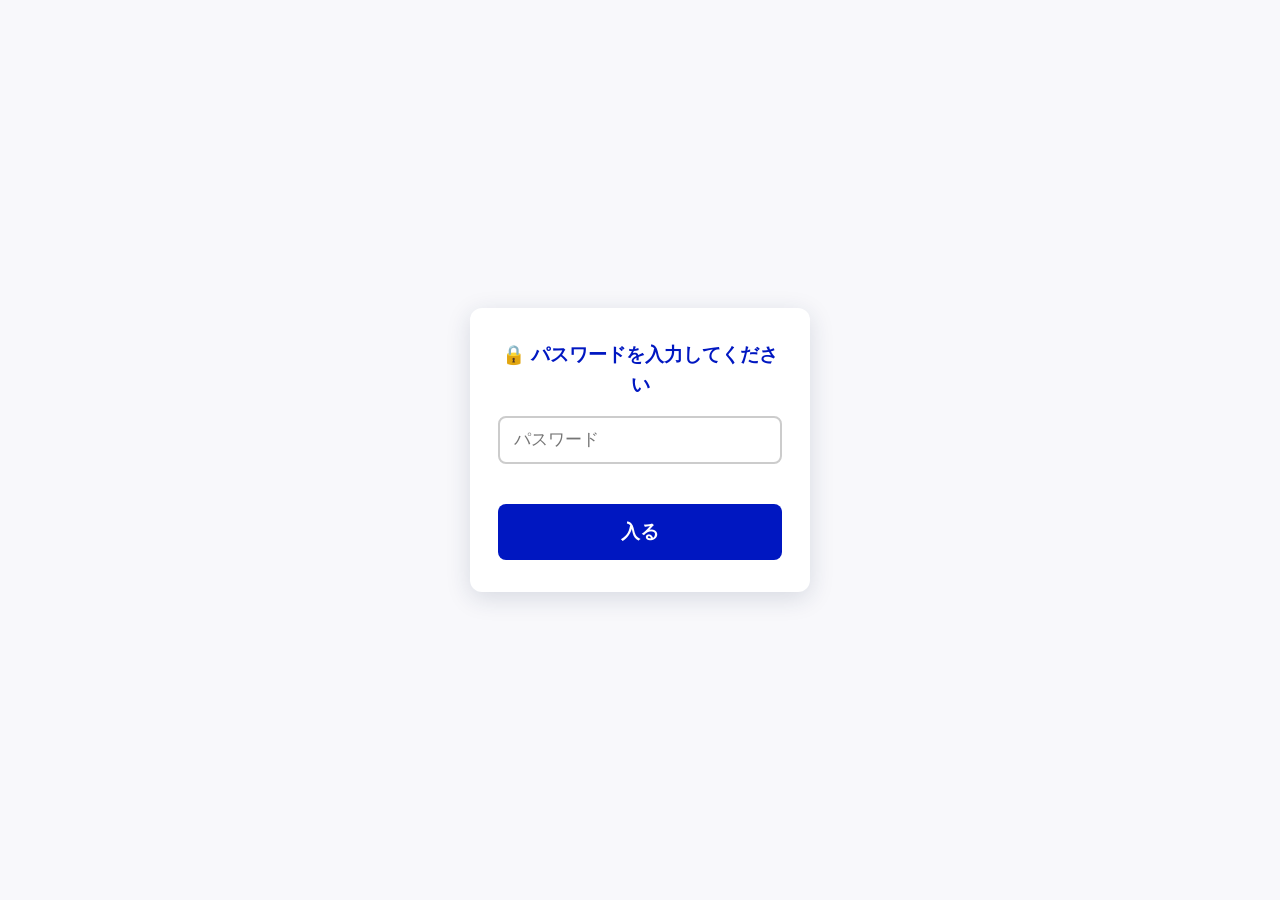
<file: index.html>
<!DOCTYPE html>
<html lang="ja">
<head>
<meta charset="UTF-8">
<meta name="viewport" content="width=device-width, initial-scale=1.0">
<title>うんぴつメーカー | 微細運動・運筆支援ツール</title>

<!-- ============================================================ -->
<!-- STYLE: CSS                                                    -->
<!-- デジタル庁デザインシステム（DADS）のカラートークン・アクセシビリティ  -->
<!-- 基準（コントラスト比・フォーカスリング・タップ領域）を踏まえつつ、  -->
<!-- 子どもでも直感的に触れるよう大きめのUIパーツで構成しています。     -->
<!-- ============================================================ -->
<style>
  :root{
    /* --- DADS 準拠カラートークン --- */
    --color-bg: #F8F8FB;          /* Background / Standard */
    --color-panel: #ffffff;
    --color-border: #CCCCCC;      /* SolidGray 200 */
    --color-border-soft: #E3E3E6;
    --color-text: #1A1A1A;        /* SolidGray 900 */
    --color-text-soft: #767676;   /* SolidGray 536（AA基準クリアの目安色） */
    --color-primary: #0017C1;     /* Blue 900 / Link */
    --color-primary-strong: #000E86;
    --color-primary-soft: #E8F1FE;/* Blue 50 */
    --color-accent: #FB5B01;      /* Orange 600 */
    --color-accent-soft: #FFEEE2; /* Orange 50 */
    --color-accent-text: #7A2E00;
    --color-mint: #E6F5EC;        /* Green 50 */
    --color-mint-text: #115A36;   /* Green 900 */
    --color-start: #259D63;       /* Green 600（Success系） */
    --color-end: #E5342E;         /* Red系（やや彩度を落とし目に調整） */
    --color-road: #C5D7FB;        /* Blue 200：ガイド帯 */
    --color-center-line: #3460FB; /* Blue 600：中心線 */
    --focus-ring: #0017C1;
    --radius-lg: 12px;
    --radius-md: 8px;
    --tap-min: 48px;              /* 子ども・現場スタッフ向け最小タップ領域 */
    font-size: 17px;
  }

  *{ box-sizing: border-box; }

  html, body{
    margin:0;
    padding:0;
    height:100%;
    background: var(--color-bg);
    color: var(--color-text);
    font-family: "Noto Sans JP", "Hiragino Kaku Gothic ProN", "Hiragino Sans", "Yu Gothic", "Meiryo", -apple-system, BlinkMacSystemFont, "Segoe UI", sans-serif;
    line-height: 1.6;
  }

  h1, h2, h3{ margin: 0 0 8px 0; }

  /* すべてのインタラクティブ要素に明確なフォーカスリングを付与（アクセシビリティ基準） */
  a:focus-visible, button:focus-visible, input:focus-visible, label:focus-within{
    outline: 3px solid var(--focus-ring);
    outline-offset: 2px;
    border-radius: 4px;
  }

  /* ---------------- Layout: 2 column ---------------- */
  .app-layout{
    display:flex;
    width:100%;
    min-height:100vh;
    align-items: stretch;
  }

  /* ---------------- Left: Control panel ---------------- */
  .control-panel{
    width: 380px;
    flex: 0 0 380px;
    background: var(--color-panel);
    border-right: 1px solid var(--color-border-soft);
    padding: 20px;
    overflow-y: auto;
    max-height: 100vh;
  }

  .app-title{
    font-size: 1.4rem;
    color: var(--color-primary);
    display:flex;
    align-items:center;
    gap:8px;
  }
  .app-title .emoji{ font-size:1.6rem; }
  .app-subtitle{
    font-size: 0.85rem;
    color: var(--color-text-soft);
    margin-bottom: 20px;
  }

  .panel-section{
    background: #fff;
    border: 1px solid var(--color-border-soft);
    border-radius: var(--radius-lg);
    padding: 16px;
    margin-bottom: 16px;
  }
  .panel-section h2{
    font-size: 1.05rem;
    color: var(--color-primary);
    display:flex;
    align-items:center;
    gap:8px;
  }
  .panel-section h2 .badge{
    display:inline-flex;
    align-items:center;
    justify-content:center;
    width:26px; height:26px;
    border-radius:50%;
    background: var(--color-primary);
    color:#fff;
    font-size:0.8rem;
    flex-shrink:0;
  }

  /* Buttons（タップ領域を広く確保） */
  .btn{
    display:inline-flex;
    align-items:center;
    justify-content:center;
    gap:8px;
    width:100%;
    min-height: var(--tap-min);
    padding: 12px 16px;
    border-radius: var(--radius-md);
    border: 2px solid transparent;
    font-size: 1rem;
    font-weight: 700;
    cursor: pointer;
    transition: transform 0.08s ease, filter 0.15s ease;
    font-family: inherit;
  }
  .btn:active{ transform: scale(0.97); }
  .btn-guide{
    background: var(--color-accent-soft);
    color: var(--color-accent-text);
    border-color: #FFD7B8;
  }
  .btn-guide.active{ background: var(--color-accent); color:#fff; }
  .btn-print{
    background: var(--color-primary);
    color: #fff;
    font-size: 1.1rem;
    min-height: 56px;
  }
  .btn-print:hover{ background: var(--color-primary-strong); }
  .btn-clear{
    background: #fff;
    color: var(--color-text-soft);
    border-color: var(--color-border);
  }
  .btn-clear:hover{ background: var(--color-bg); }

  /* Accordion (pre-approach activities) */
  .accordion-toggle{
    width:100%;
    min-height: var(--tap-min);
    text-align:left;
    background: var(--color-mint);
    color: var(--color-mint-text);
    border: 2px solid transparent;
    border-radius: var(--radius-md);
    padding: 12px 16px;
    font-size:0.95rem;
    font-weight:700;
    cursor:pointer;
    display:flex;
    justify-content:space-between;
    align-items:center;
    font-family: inherit;
  }
  .accordion-toggle .chevron{
    transition: transform 0.2s ease;
    display:inline-block;
  }
  .accordion-toggle[aria-expanded="true"] .chevron{
    transform: rotate(180deg);
  }
  .accordion-panel{
    overflow:hidden;
    max-height:0;
    transition: max-height 0.25s ease;
  }
  .accordion-panel.open{
    max-height: 3000px;
  }

  /* 指先遊びカード（1つずつクリックで詳細が開く） */
  .activity-list{
    list-style:none;
    margin:10px 0 0 0;
    padding:0;
    display:flex;
    flex-direction:column;
    gap:10px;
  }
  .activity-card{
    background:#fff;
    border:2px solid var(--color-border-soft);
    border-radius: var(--radius-md);
    overflow:hidden;
    transition: border-color 0.15s ease, box-shadow 0.15s ease;
  }
  .activity-card:has(.activity-header[aria-expanded="true"]){
    border-color: var(--color-primary);
    box-shadow: 0 2px 8px rgba(0,23,193,0.12);
  }
  .activity-header{
    width:100%;
    min-height: var(--tap-min);
    display:flex;
    align-items:center;
    gap:10px;
    padding:10px 12px;
    background:#fff;
    border:none;
    cursor:pointer;
    text-align:left;
    font-family: inherit;
  }
  .activity-icon{
    font-size:1.8rem;
    line-height:1;
    flex-shrink:0;
  }
  .activity-title-group{
    flex:1;
    min-width:0;
    display:flex;
    flex-direction:column;
  }
  .activity-title{
    font-size:0.92rem;
    font-weight:700;
    color: var(--color-text);
  }
  .activity-summary{
    font-size:0.78rem;
    color: var(--color-text-soft);
  }
  .activity-level{
    font-size:0.85rem;
    color: var(--color-accent);
    letter-spacing:1px;
    flex-shrink:0;
  }
  .activity-header .chevron{
    flex-shrink:0;
    font-size:0.8rem;
    color: var(--color-text-soft);
    transition: transform 0.2s ease;
  }
  .activity-header[aria-expanded="true"] .chevron{
    transform: rotate(180deg);
  }
  .activity-detail{
    overflow:hidden;
    max-height:0;
    transition: max-height 0.25s ease;
    background: var(--color-mint);
  }
  .activity-detail.open{
    max-height: 260px;
  }
  .activity-detail-inner{
    padding:4px 14px 14px 52px;
    font-size:0.85rem;
    line-height:1.6;
    color: var(--color-text);
  }
  .activity-meta{
    margin-top:6px;
    font-size:0.82rem;
  }
  .activity-meta strong{
    color: var(--color-mint-text);
  }

  /* Radio group（アイコン＋文字で、読字前の子どもにも分かる見た目に） */
  .field-label{
    font-size:0.9rem;
    font-weight:700;
    color: var(--color-text-soft);
    margin: 16px 0 8px 0;
  }
  .radio-grid{
    display:grid;
    grid-template-columns: 1fr 1fr;
    gap:10px;
  }
  .radio-option{
    display:flex;
    flex-direction:column;
    align-items:center;
    justify-content:center;
    gap:4px;
    min-height: 76px;
    background:#fff;
    border:2px solid var(--color-border);
    border-radius: var(--radius-md);
    padding:10px 8px;
    cursor:pointer;
    font-size:0.85rem;
    font-weight:600;
    transition: border-color 0.15s ease, background 0.15s ease;
  }
  .radio-option .radio-icon{
    font-size:1.5rem;
    line-height:1;
  }
  .radio-option:has(input:checked){
    border-color: var(--color-primary);
    background: var(--color-primary-soft);
    color: var(--color-primary);
  }
  .radio-option input{
    accent-color: var(--color-primary);
    width:20px; height:20px;
  }

  /* テーマ選択（コンパクトなカードを3列で並べる） */
  .theme-grid{
    display:grid;
    grid-template-columns: repeat(3, 1fr);
    gap:8px;
  }
  .radio-option.compact{
    min-height:60px;
    padding:6px 4px;
    font-size:0.68rem;
    gap:2px;
  }
  .radio-option.compact .radio-icon{
    font-size:1.3rem;
  }
  .radio-option.compact input{
    width:16px; height:16px;
  }

  /* Range slider */
  .range-row{
    display:flex;
    align-items:center;
    gap:10px;
  }
  input[type="range"]{
    flex:1;
    accent-color: var(--color-primary);
    height: 28px;
  }
  .range-value{
    font-size:0.85rem;
    color: var(--color-primary);
    font-weight:700;
    min-width: 46px;
    text-align:right;
  }
  .range-hint{
    display:flex;
    align-items:center;
    justify-content:space-between;
    font-size:0.78rem;
    color: var(--color-text-soft);
    margin-top:6px;
    font-weight:600;
  }
  .range-hint span{ display:flex; align-items:center; gap:6px; }
  .size-dot{
    display:inline-block;
    border-radius:50%;
    background: var(--color-text-soft);
    flex-shrink:0;
  }
  .size-dot.small{ width:7px; height:7px; }
  .size-dot.large{ width:16px; height:16px; }

  /* Toggle switch (start/end icons)（タップしやすい大きめサイズ） */
  .toggle-row{
    display:flex;
    align-items:center;
    justify-content:space-between;
    gap:10px;
    margin-top:14px;
  }
  .switch{
    position:relative;
    width:52px;
    height:30px;
    flex-shrink:0;
  }
  .switch input{
    opacity:0;
    width:0;
    height:0;
  }
  .switch-track{
    position:absolute;
    inset:0;
    background:#CCCCCC;
    border-radius:999px;
    cursor:pointer;
    transition: background 0.2s ease;
  }
  .switch-track::before{
    content:"";
    position:absolute;
    width:22px; height:22px;
    left:4px; top:4px;
    background:#fff;
    border-radius:50%;
    transition: transform 0.2s ease;
    box-shadow: 0 1px 3px rgba(0,0,0,0.3);
  }
  .switch input:checked + .switch-track{ background: var(--color-primary); }
  .switch input:checked + .switch-track::before{ transform: translateX(22px); }
  .switch input:focus-visible + .switch-track{
    outline: 3px solid var(--focus-ring);
    outline-offset: 2px;
  }

  /* ---------------- Right: Preview / print area ---------------- */
  .preview-panel{
    flex: 1 1 auto;
    display:flex;
    flex-direction:column;
    align-items:center;
    padding: 32px 20px;
    overflow-y:auto;
    max-height:100vh;
  }

  /* Grip guide illustration overlay (screen only) */
  .grip-guide{
    display:none;
    width: 100%;
    max-width: 210mm;
    background:#fff;
    border:1px solid var(--color-border-soft);
    border-radius: var(--radius-lg);
    padding: 20px 24px;
    margin-bottom: 20px;
    box-shadow: 0 4px 14px rgba(30,50,80,0.08);
  }
  .grip-guide.visible{ display:block; }
  .grip-guide h3{ color: var(--color-primary); }

  /* STEP1→STEP2 のイラストフロー */
  .grip-steps-flow{
    display:flex;
    align-items:center;
    justify-content:center;
    gap:20px;
    flex-wrap:wrap;
    margin-bottom:18px;
  }
  .grip-step{
    display:flex;
    flex-direction:column;
    align-items:center;
    gap:6px;
  }
  .grip-step-arrow{
    font-size:1.8rem;
    color: var(--color-border);
    flex-shrink:0;
  }
  .hand-illustration{
    width:170px;
    height:190px;
    flex-shrink:0;
  }
  .hand-illustration svg{ width:100%; height:100%; display:block; }
  .grip-step-badge{
    display:inline-block;
    background: var(--color-primary);
    color:#fff;
    font-size:0.7rem;
    font-weight:700;
    padding:2px 10px;
    border-radius:999px;
    letter-spacing:0.5px;
  }
  .grip-step-caption{
    font-size:0.85rem;
    font-weight:700;
    color: var(--color-text);
    text-align:center;
    margin:0;
  }

  .grip-instructions{
    font-size:0.9rem;
    line-height:1.7;
    color: var(--color-text);
    margin: 0 0 14px 0;
    padding-left:22px;
  }
  .grip-instructions strong{ color: var(--color-primary); }

  .grip-note{
    background: var(--color-mint);
    color: var(--color-mint-text);
    border-radius: var(--radius-md);
    padding:12px 16px;
    font-size:0.85rem;
    line-height:1.6;
    margin:0;
  }

  /* Screen background wrapper for the "paper" */
  .paper-stage{
    background: var(--color-bg);
    width:100%;
    display:flex;
    justify-content:center;
  }

  .paper{
    width: 210mm;
    min-height: 297mm;
    background:#ffffff;
    box-shadow: 0 6px 24px rgba(30,50,80,0.18), 0 1px 4px rgba(30,50,80,0.12);
    box-sizing:border-box;
  }
  .paper svg{
    display:block;
    width:100%;
    height:100%;
    touch-action: none;
    cursor: crosshair;
  }

  .trace-hint{
    font-size:0.95rem;
    font-weight:700;
    color: var(--color-primary);
    background: var(--color-primary-soft);
    border-radius: var(--radius-md);
    padding:8px 16px;
    margin: 0 0 14px 0;
  }
  .story-caption{
    font-size:0.9rem;
    font-weight:600;
    color: var(--color-accent-text);
    background: var(--color-accent-soft);
    border-radius: var(--radius-md);
    padding:8px 16px;
    margin: -6px 0 14px 0;
    max-width: 210mm;
    width:100%;
  }
  .story-caption[hidden]{ display:none; }

  /* ============================================================ */
  /* レスポンシブ対応（タブレット・スマホ）                          */
  /* 画面表示のみに影響。@media print の出力仕様は変更しない。       */
  /* ============================================================ */
  @media screen and (max-width: 900px){
    .app-layout{
      flex-direction: column;
    }
    .control-panel{
      width: 100%;
      flex: none;
      max-height: none;
      border-right: none;
      border-bottom: 1px solid var(--color-border-soft);
    }
    .preview-panel{
      max-height: none;
      padding: 20px 12px;
    }
    .paper{
      width: 100%;
      max-width: 210mm;
      min-height: 0;
      aspect-ratio: 210 / 297;
    }
    .grip-guide,
    .trace-hint,
    .story-caption{
      max-width: 100%;
    }
    .grip-steps-flow{
      flex-direction: column;
    }
    .grip-step-arrow{
      transform: rotate(90deg);
    }
  }

  @media screen and (max-width: 480px){
    :root{ font-size: 15px; }
    .control-panel{ padding: 14px; }
    .theme-grid{ grid-template-columns: repeat(2, 1fr); }
    .hand-illustration{ width: 130px; height: 150px; }
  }

  /* ============================================================ */
  /* PRINT RULES — must guarantee pixel-perfect A4 output          */
  /* ============================================================ */
  @page{
    size: A4 portrait;
    margin: 0;
  }

  @media print{
    html, body{
      background: #fff;
      -webkit-print-color-adjust: exact;
      print-color-adjust: exact;
    }
    .no-print{
      display: none !important;
    }
    .app-layout{
      display:block;
    }
    .preview-panel{
      padding:0;
      overflow:visible;
      max-height:none;
      display:block;
    }
    .paper-stage{
      background:none;
      width:auto;
      display:block;
    }
    .paper{
      width: 210mm;
      min-height: 297mm;
      box-shadow:none;
      margin:0;
      -webkit-print-color-adjust: exact;
      print-color-adjust: exact;
    }
    svg, path, circle, text, rect{
      -webkit-print-color-adjust: exact;
      print-color-adjust: exact;
    }
    #traceLayer{
      display:none;
    }
    #celebrationLayer{
      display:none;
    }
  }

  /* ゴール到達演出（はなまる＋キャラクター） */
  .goal-character{
    transform-box: fill-box;
    transform-origin: center;
    animation: goalPop 0.5s ease-out;
  }
  @keyframes goalPop{
    0%{ transform: scale(0); opacity:0; }
    60%{ transform: scale(1.35); opacity:1; }
    100%{ transform: scale(1); }
  }
  .traveler-icon{
    transition: opacity 0.25s ease;
  }

  /* ============================================================ */
  /* パスワードゲート（簡易版・クライアント側のみ）                  */
  /* ============================================================ */
  body.locked .app-layout{ display:none; }
  .password-gate{
    position: fixed;
    inset: 0;
    z-index: 1000;
    display: flex;
    align-items: center;
    justify-content: center;
    background: var(--color-bg);
    padding: 20px;
  }
  body:not(.locked) .password-gate{ display:none; }
  .password-card{
    background:#fff;
    border-radius: var(--radius-lg);
    padding: 32px 28px;
    max-width: 340px;
    width: 100%;
    text-align: center;
    box-shadow: 0 6px 24px rgba(30,50,80,0.15);
  }
  .password-card h2{
    color: var(--color-primary);
    font-size: 1.1rem;
    margin: 0 0 16px 0;
  }
  .password-card input[type="password"]{
    width: 100%;
    font-size: 1rem;
    padding: 12px 14px;
    border: 2px solid var(--color-border);
    border-radius: var(--radius-md);
    font-family: inherit;
    margin-bottom: 8px;
  }
  .password-card input:focus-visible{
    outline: 3px solid var(--focus-ring);
    outline-offset: 2px;
  }
  .password-error{
    color: #CE0000;
    font-size: 0.85rem;
    min-height: 1.3em;
    margin: 0 0 10px 0;
  }
  .password-card .btn{ margin-top: 4px; }
  @keyframes passwordShake{
    10%, 90% { transform: translateX(-2px); }
    20%, 80% { transform: translateX(4px); }
    30%, 50%, 70% { transform: translateX(-8px); }
    40%, 60% { transform: translateX(8px); }
  }
  .password-card.shake{ animation: passwordShake 0.4s; }
  @media print{
    .password-gate{ display:none !important; }
  }
</style>
</head>
<body class="locked">
<script>
  if (sessionStorage.getItem("unpitsuUnlocked") === "true") {
    document.body.classList.remove("locked");
  }
</script>

<!-- ============================================================ -->
<!-- パスワードゲート -->
<!-- ============================================================ -->
<div class="password-gate" id="passwordGate">
  <form class="password-card" id="passwordForm">
    <h2>🔒 パスワードを入力してください</h2>
    <input type="password" id="passwordInput" autocomplete="off" placeholder="パスワード" required>
    <p class="password-error" id="passwordError"></p>
    <button type="submit" class="btn btn-print">入る</button>
  </form>
</div>

<!-- ============================================================ -->
<!-- HTML: 構造                                                    -->
<!-- ============================================================ -->
<div class="app-layout">

  <!-- ============================ 左パネル：コントロールパネル ============================ -->
  <aside class="control-panel no-print">
    <h1 class="app-title"><span class="emoji">✏️</span>うんぴつメーカー</h1>
    <p class="app-subtitle">微細運動・運筆支援ツール（Unpitsu-Maker）</p>

    <!-- A. 微細運動・持ち方支援セクション -->
    <section class="panel-section">
      <h2><span class="badge">A</span>持ち方支援</h2>

      <button type="button" id="btnGripGuide" class="btn btn-guide">
        ✋ 持ち方ガイドを見る
      </button>

      <div class="field-label" style="margin-top:16px;">事前アプローチ確認</div>
      <button type="button" class="accordion-toggle" id="accordionToggle" aria-expanded="false" aria-controls="accordionPanel">
        指先遊びリストを開く
        <span class="chevron">▼</span>
      </button>
      <div class="accordion-panel" id="accordionPanel">
        <ul class="activity-list" id="activityList"></ul>
      </div>
    </section>

    <!-- B. 運筆プリント生成セクション -->
    <section class="panel-section">
      <h2><span class="badge">B</span>運筆プリント設定</h2>

      <div class="field-label" id="themeLabel">テーマをえらぼう</div>
      <div class="theme-grid" id="themeGroup" role="radiogroup" aria-labelledby="themeLabel"></div>

      <div class="field-label" id="lineTypeLabel">線の種類</div>
      <div class="radio-grid" id="lineTypeGroup" role="radiogroup" aria-labelledby="lineTypeLabel">
        <label class="radio-option">
          <input type="radio" name="lineType" value="straight" checked>
          <span class="radio-icon" aria-hidden="true">➖</span>
          直線
        </label>
        <label class="radio-option">
          <input type="radio" name="lineType" value="wave">
          <span class="radio-icon" aria-hidden="true">〰️</span>
          波線
        </label>
        <label class="radio-option">
          <input type="radio" name="lineType" value="zigzag">
          <span class="radio-icon" aria-hidden="true">⚡</span>
          ジグザグ
        </label>
        <label class="radio-option">
          <input type="radio" name="lineType" value="spiral">
          <span class="radio-icon" aria-hidden="true">🌀</span>
          らせん
        </label>
      </div>

      <label class="field-label" for="thicknessRange">難易度（線の太さ）</label>
      <div class="range-row">
        <input type="range" id="thicknessRange" min="3" max="16" step="1" value="9">
        <span class="range-value" id="thicknessValue">9mm</span>
      </div>
      <div class="range-hint">
        <span><span class="size-dot small" aria-hidden="true"></span>細い（むずかしい）</span>
        <span>太い（やさしい）<span class="size-dot large" aria-hidden="true"></span></span>
      </div>

      <div class="toggle-row">
        <span class="field-label" style="margin:0;" id="endpointLabel">始点・終点アイコン 🟢🔴</span>
        <label class="switch">
          <input type="checkbox" id="endpointToggle" checked aria-labelledby="endpointLabel">
          <span class="switch-track"></span>
        </label>
      </div>
    </section>

    <!-- C. アクション -->
    <section class="panel-section">
      <h2><span class="badge">C</span>印刷・なぞり書き</h2>
      <button type="button" class="btn btn-print" id="btnPrint">🖨️ このプリントを印刷する</button>
      <button type="button" class="btn btn-clear" id="btnClearTrace" style="margin-top:10px;">🧹 なぞり書きをけす</button>
    </section>
  </aside>

  <!-- ============================ 右パネル：プレビュー＆印刷領域 ============================ -->
  <main class="preview-panel">

    <!-- 持ち方ガイド（画面表示のみ／印刷対象外） -->
    <div class="grip-guide no-print" id="gripGuide">
      <h3>✋ 持ち方ガイド：バキューンえんぴつ持ち</h3>

      <div class="grip-steps-flow">
        <div class="grip-step">
          <div class="hand-illustration" aria-hidden="true">
            <svg viewBox="0 0 200 220" xmlns="http://www.w3.org/2000/svg">
              <!-- 親指：手のひらの下に重ねて描き、自然な付け根にする -->
              <rect x="15" y="142" width="76" height="26" rx="13" ry="13"
                    fill="#FFDAB3" stroke="#D99A5B" stroke-width="4"
                    transform="rotate(20 91 155)"/>
              <!-- 手のひら・握りこぶし本体 -->
              <rect x="60" y="108" width="92" height="94" rx="34" ry="34"
                    fill="#FFDAB3" stroke="#D99A5B" stroke-width="4"/>
              <!-- 人差し指：まっすぐ上に伸ばす -->
              <rect x="112" y="14" width="28" height="104" rx="14" ry="14"
                    fill="#FFDAB3" stroke="#D99A5B" stroke-width="4"/>
              <!-- 曲げた中指・薬指・小指の関節ライン -->
              <path d="M70 120 Q80 132 90 120" fill="none" stroke="#D99A5B" stroke-width="3" stroke-linecap="round"/>
              <path d="M90 116 Q103 130 116 116" fill="none" stroke="#D99A5B" stroke-width="3" stroke-linecap="round"/>
            </svg>
          </div>
          <span class="grip-step-badge">STEP 1</span>
          <p class="grip-step-caption">バキューンの手を<br>つくる</p>
        </div>

        <div class="grip-step-arrow" aria-hidden="true">➜</div>

        <div class="grip-step">
          <div class="hand-illustration" aria-hidden="true">
            <svg viewBox="0 0 230 220" xmlns="http://www.w3.org/2000/svg">
              <!-- 人差し指：まっすぐ上に伸ばす（えんぴつの下敷きになる） -->
              <rect x="112" y="14" width="28" height="104" rx="14" ry="14"
                    fill="#FFDAB3" stroke="#D99A5B" stroke-width="4"/>
              <!-- 手のひら・握りこぶし本体 -->
              <rect x="60" y="108" width="92" height="94" rx="34" ry="34"
                    fill="#FFDAB3" stroke="#D99A5B" stroke-width="4"/>
              <!-- 曲げた中指・薬指・小指の関節ライン -->
              <path d="M70 120 Q80 132 90 120" fill="none" stroke="#D99A5B" stroke-width="3" stroke-linecap="round"/>
              <path d="M90 116 Q103 130 116 116" fill="none" stroke="#D99A5B" stroke-width="3" stroke-linecap="round"/>

              <!-- えんぴつ：人差し指の第二関節あたりに斜めにのせる -->
              <g transform="rotate(-67.8 95 140)">
                <rect x="95" y="132" width="130" height="16" rx="8" fill="#FFD54A" stroke="#C9971F" stroke-width="3"/>
                <rect x="95" y="132" width="16" height="16" rx="8" fill="#F48FB1" stroke="#C9971F" stroke-width="3"/>
                <rect x="111" y="132" width="7" height="16" fill="#D8D8D8" stroke="#A6A6A6" stroke-width="1"/>
                <polygon points="205,132 205,148 225,140" fill="#EAC08E" stroke="#C9971F" stroke-width="2" stroke-linejoin="round"/>
                <polygon points="219,136 219,144 225,140" fill="#4A4A4A"/>
              </g>

              <!-- 親指：えんぴつの上から押さえる -->
              <rect x="15" y="142" width="76" height="26" rx="13" ry="13"
                    fill="#FFDAB3" stroke="#D99A5B" stroke-width="4"
                    transform="rotate(20 91 155)"/>

              <!-- 「第二関節」の位置を示すコールアウト -->
              <circle cx="126" cy="64" r="10" fill="none" stroke="#0017C1" stroke-width="2" stroke-dasharray="3,3"/>
              <path d="M134 58 L148 48" stroke="#0017C1" stroke-width="2" stroke-linecap="round"/>
              <text x="150" y="46" font-size="14" font-weight="bold" fill="#0017C1" font-family="sans-serif">第二関節</text>
            </svg>
          </div>
          <span class="grip-step-badge">STEP 2</span>
          <p class="grip-step-caption">えんぴつをのせて<br>親指でおさえる</p>
        </div>
      </div>

      <ol class="grip-instructions">
        <li>親指と人差し指をピンと伸ばして「バキューン」の形を作ります。中指・薬指・小指は軽く握ります。</li>
        <li>人差し指の<strong>第二関節</strong>あたりに、えんぴつ（またはスプーン）をのせます。</li>
        <li>親指をえんぴつに添えて、軽くはさむように持ちます。</li>
        <li>これで「えんぴつ持ち（三点持ち）」の完成です！</li>
      </ol>

      <p class="grip-note">🌱 すぐにできなくても大丈夫。「今日はできなくてもOK」というゆったりとした気持ちで、あせらず見守ってあげましょう。うまく持てないときは、無理をさせず別の道具に切り替えるのもおすすめです。</p>
    </div>

    <!-- なぞり書きヒント（画面表示のみ／印刷対象外） -->
    <p class="trace-hint no-print">🖐️ ゆびや マウスで なぞって れんしゅうしてみよう！</p>
    <p class="story-caption no-print" id="storyCaption" hidden></p>

    <!-- A4 用紙プレビュー -->
    <div class="paper-stage">
      <div class="paper" id="paper">
        <svg id="worksheetSvg" xmlns="http://www.w3.org/2000/svg" viewBox="0 0 210 297" preserveAspectRatio="xMidYMid meet"></svg>
      </div>
    </div>

  </main>
</div>

<!-- ============================================================ -->
<!-- SCRIPT: JavaScript ロジック                                   -->
<!-- ============================================================ -->
<script>
(function () {
  "use strict";

  const SVG_NS = "http://www.w3.org/2000/svg";
  const PAGE_W = 210;   // mm (A4)
  const PAGE_H = 297;   // mm (A4)
  const MARGIN_X = 18;  // mm
  const HEADER_H = 26;  // mm reserved for title / name field
  const FOOTER_MARGIN = 16; // mm bottom margin

  const svg = document.getElementById("worksheetSvg");
  const lineTypeInputs = document.querySelectorAll('input[name="lineType"]');
  const thicknessRange = document.getElementById("thicknessRange");
  const thicknessValue = document.getElementById("thicknessValue");
  const endpointToggle = document.getElementById("endpointToggle");
  let traceLayer = null; // なぞり書きの筆跡を入れるレイヤー（毎回の再描画で作り直す）
  let celebrationLayer = null; // ゴール演出（はなまる・キャラクター）を入れるレイヤー
  let goals = []; // 現在のワークシートのゴール地点一覧 { x, y, radius, character, cleared }
  let travelerIcon = null; // なぞっている間、指について移動するキャラクターアイコン

  // ---------------------------------------------------------------
  // テーマ（キャラクター）選択：始点・終点アイコンとゴール演出を切り替える
  // ---------------------------------------------------------------

  const THEMES = [
    {
      id: "none", emoji: "⚪", label: "テーマなし",
      story: "", start: null, waypoints: [], end: null, character: "⭐"
    },
    {
      id: "errand", emoji: "🏃", label: "わすれもの届け",
      story: "🏃 わすれものを届けに、お友だちの家までダッシュ！信号や噴水をよけて進もう。",
      start: "🏃", waypoints: ["🚦", "⛲"], end: "🏠", character: "🏃"
    },
    {
      id: "rocket", emoji: "🚀", label: "ロケット修理",
      story: "🚀 星くずの道をすすんで、こわれたロケットのパーツを集めよう！",
      start: "🚀", waypoints: ["🔩", "⭐"], end: "🪐", character: "🚀"
    },
    {
      id: "seed", emoji: "🌱", label: "ふしぎな種さがし",
      story: "🌱 ふしぎな種をもって森の奥へ。歩くたびに花がさくよ！",
      start: "🌰", waypoints: ["🌷", "🍄"], end: "🌳", character: "🌱"
    },
    {
      id: "seaescape", emoji: "🐚", label: "深海から宝島へ",
      story: "🐚 暗い海で地図を見つけた。サンゴの迷路をぬけて、宝島を目指そう！",
      start: "🗺️", waypoints: ["🪸", "✨"], end: "🏝️", character: "🐠"
    },
    {
      id: "snacktrain", emoji: "🍰", label: "おやつ列車",
      story: "🍰 チョコ駅から出発！クッキーのトンネルとわたあめの雲をこえて、ケーキの駅を目指そう。",
      start: "🚂", waypoints: ["🍪", "☁️"], end: "🎂", character: "🚂"
    }
  ];

  function renderThemes() {
    const group = document.getElementById("themeGroup");
    THEMES.forEach((theme, index) => {
      const label = document.createElement("label");
      label.className = "radio-option compact";
      label.title = theme.story || theme.label;
      label.innerHTML = `
        <input type="radio" name="lineTheme" value="${theme.id}" ${index === 0 ? "checked" : ""}>
        <span class="radio-icon" aria-hidden="true">${theme.emoji}</span>
        ${theme.label}
      `;
      group.appendChild(label);
    });
  }

  function getSelectedTheme() {
    const value = document.querySelector('input[name="lineTheme"]:checked').value;
    return THEMES.find((t) => t.id === value) || THEMES[0];
  }

  function updateStoryCaption(theme) {
    const caption = document.getElementById("storyCaption");
    if (theme.id === "none" || !theme.story) {
      caption.hidden = true;
      caption.textContent = "";
    } else {
      caption.hidden = false;
      caption.textContent = theme.story;
    }
  }

  // ---------------------------------------------------------------
  // パス生成ロジック（直線・波線・ジグザグ・らせん）
  // 各関数は { d, start:{x,y}, end:{x,y} } を返す
  // ---------------------------------------------------------------

  function genStraight(x1, x2, y) {
    return {
      d: `M ${x1} ${y} L ${x2} ${y}`,
      start: { x: x1, y: y },
      end: { x: x2, y: y }
    };
  }

  function genWave(x1, x2, y, amplitude, waves) {
    const width = x2 - x1;
    const segLen = width / waves;
    let d = `M ${x1} ${y}`;
    for (let i = 0; i < waves; i++) {
      const segStart = x1 + i * segLen;
      const segEnd = segStart + segLen;
      const cp1x = segStart + segLen * 0.25;
      const cp2x = segStart + segLen * 0.75;
      const dir = (i % 2 === 0) ? -1 : 1; // 上→下を交互に
      const controlY = y + dir * amplitude;
      d += ` C ${cp1x} ${controlY}, ${cp2x} ${controlY}, ${segEnd} ${y}`;
    }
    return { d, start: { x: x1, y: y }, end: { x: x2, y: y } };
  }

  function genZigzag(x1, x2, y, amplitude, segments) {
    const width = x2 - x1;
    const segLen = width / segments;
    let d = `M ${x1} ${y}`;
    for (let i = 0; i < segments; i++) {
      const px = x1 + (i + 1) * segLen;
      const py = (i % 2 === 0) ? y - amplitude : y + amplitude;
      d += ` L ${px} ${py}`;
    }
    // 最後は基準線に戻す
    d += ` L ${x2} ${y}`;
    return { d, start: { x: x1, y: y }, end: { x: x2, y: y } };
  }

  function genSpiral(cx, cy, maxR, minR, turns) {
    const steps = 160;
    let d = "";
    let start = null, end = null;
    for (let i = 0; i <= steps; i++) {
      const t = i / steps;
      // 外側（t=0）から内側（t=1）へ向かうスパイラル
      const r = maxR - (maxR - minR) * t;
      const theta = t * turns * 2 * Math.PI - Math.PI / 2;
      const x = cx + r * Math.cos(theta);
      const y = cy + r * Math.sin(theta);
      if (i === 0) {
        d += `M ${x.toFixed(2)} ${y.toFixed(2)} `;
        start = { x, y };
      } else {
        d += `L ${x.toFixed(2)} ${y.toFixed(2)} `;
      }
      if (i === steps) end = { x, y };
    }
    return { d, start, end };
  }

  // ---------------------------------------------------------------
  // 描画ヘルパー
  // ---------------------------------------------------------------

  function el(tag, attrs) {
    const node = document.createElementNS(SVG_NS, tag);
    for (const key in attrs) node.setAttribute(key, attrs[key]);
    return node;
  }

  function drawGuidePath(pathData, roadWidth) {
    const group = el("g", {});
    const road = el("path", {
      d: pathData,
      fill: "none",
      stroke: "#C5D7FB",
      "stroke-width": roadWidth,
      "stroke-linecap": "round",
      "stroke-linejoin": "round"
    });
    const center = el("path", {
      d: pathData,
      fill: "none",
      stroke: "#3460FB",
      "stroke-width": 0.6,
      "stroke-dasharray": "2.2,2.2",
      "stroke-linecap": "round"
    });
    group.appendChild(road);
    group.appendChild(center);
    return { group, path: center };
  }

  function drawWaypointIcons(pathEl, icons, fontSize) {
    const group = el("g", {});
    if (!icons || !icons.length) return group;
    const totalLength = pathEl.getTotalLength();
    icons.forEach((icon, i) => {
      const fraction = (i + 1) / (icons.length + 1);
      const pt = pathEl.getPointAtLength(totalLength * fraction);
      const text = el("text", {
        x: pt.x, y: pt.y + fontSize * 0.35,
        "font-size": fontSize, "text-anchor": "middle"
      });
      text.textContent = icon;
      group.appendChild(text);
    });
    return group;
  }

  function drawEndpointMarkers(start, end, radius, theme) {
    const group = el("g", {});
    const startCircle = el("circle", {
      cx: start.x, cy: start.y, r: radius,
      fill: "#259D63", stroke: "#115A36", "stroke-width": 0.5
    });
    const endCircle = el("circle", {
      cx: end.x, cy: end.y, r: radius,
      fill: "#E5342E", stroke: "#8A1410", "stroke-width": 0.5
    });
    group.appendChild(startCircle);
    group.appendChild(endCircle);

    if (theme && theme.id !== "none") {
      const iconSize = Math.max(7, radius * 2.4);
      const startEmoji = el("text", {
        x: start.x, y: start.y + iconSize * 0.35,
        "font-size": iconSize, "text-anchor": "middle"
      });
      startEmoji.textContent = theme.start;
      const endEmoji = el("text", {
        x: end.x, y: end.y + iconSize * 0.35,
        "font-size": iconSize, "text-anchor": "middle"
      });
      endEmoji.textContent = theme.end;
      group.appendChild(startEmoji);
      group.appendChild(endEmoji);
    }
    return group;
  }

  // ---------------------------------------------------------------
  // ゴール演出：なぞって終点にたどり着いたら「はなまる」を描く
  // ---------------------------------------------------------------

  function genHanamaruPath(cx, cy, r) {
    const steps = 60;
    const turns = 1.85;
    let d = "";
    for (let i = 0; i <= steps; i++) {
      const t = i / steps;
      const theta = t * turns * 2 * Math.PI - Math.PI / 2;
      const wobble = Math.sin(t * Math.PI * 6) * r * 0.06;
      const rr = r + wobble;
      const x = cx + rr * Math.cos(theta);
      const y = cy + rr * Math.sin(theta);
      d += (i === 0 ? "M" : "L") + ` ${x.toFixed(2)} ${y.toFixed(2)} `;
    }
    return d;
  }

  function celebrateGoal(goal) {
    goal.cleared = true;
    const r = Math.max(9, goal.radius * 2.4);

    const path = el("path", {
      d: genHanamaruPath(goal.x, goal.y, r),
      fill: "none",
      stroke: "#FF4D4D",
      "stroke-width": 1.8,
      "stroke-linecap": "round",
      "stroke-linejoin": "round"
    });
    celebrationLayer.appendChild(path);
    const len = path.getTotalLength();
    path.style.strokeDasharray = String(len);
    path.style.strokeDashoffset = String(len);
    path.getBoundingClientRect(); // 強制リフローしてから再描画アニメーションを開始
    path.style.transition = "stroke-dashoffset 0.7s ease-out";
    requestAnimationFrame(() => { path.style.strokeDashoffset = "0"; });

    const charText = el("text", {
      x: goal.x + r * 0.9, y: goal.y - r * 0.9,
      "font-size": Math.max(10, r * 0.95),
      "text-anchor": "middle",
      class: "goal-character"
    });
    charText.textContent = goal.character;
    celebrationLayer.appendChild(charText);
  }

  function checkGoalProximity(p) {
    goals.forEach((goal) => {
      if (goal.cleared) return;
      const dist = Math.hypot(p.x - goal.x, p.y - goal.y);
      if (dist <= goal.radius * 3) celebrateGoal(goal);
    });
  }

  function drawHeader() {
    const group = el("g", {});
    const title = el("text", {
      x: MARGIN_X, y: 14, "font-size": 8, "font-weight": "bold",
      fill: "#1A1A1A", "font-family": "sans-serif"
    });
    title.textContent = "うんぴつ れんしゅう";
    group.appendChild(title);

    const nameLabel = el("text", {
      x: PAGE_W - MARGIN_X, y: 14, "font-size": 5,
      fill: "#767676", "text-anchor": "end", "font-family": "sans-serif"
    });
    nameLabel.textContent = "なまえ：__________________";
    group.appendChild(nameLabel);

    const rule = el("line", {
      x1: MARGIN_X, y1: 19, x2: PAGE_W - MARGIN_X, y2: 19,
      stroke: "#CCCCCC", "stroke-width": 0.5
    });
    group.appendChild(rule);
    return group;
  }

  // ---------------------------------------------------------------
  // ワークシート全体の再描画
  // ---------------------------------------------------------------

  function buildWorksheet() {
    while (svg.firstChild) svg.removeChild(svg.firstChild);
    goals = [];

    svg.appendChild(drawHeader());

    const lineType = document.querySelector('input[name="lineType"]:checked').value;
    const theme = getSelectedTheme();
    updateStoryCaption(theme);
    const roadWidth = parseFloat(thicknessRange.value);
    const showEndpoints = endpointToggle.checked;
    const markerRadius = Math.max(2.2, roadWidth * 0.35);
    const waypointSize = Math.max(6, markerRadius * 2.1);

    const x1 = MARGIN_X;
    const x2 = PAGE_W - MARGIN_X;
    const areaTop = HEADER_H;
    const areaBottom = PAGE_H - FOOTER_MARGIN;
    const areaHeight = areaBottom - areaTop;

    if (lineType === "spiral") {
      // らせんは 2列 x 2行 のグリッドで配置
      const cols = 2, rows = 2;
      const cellW = (x2 - x1) / cols;
      const cellH = areaHeight / rows;
      const maxR = Math.min(cellW, cellH) / 2 - Math.max(6, roadWidth * 0.6);
      const minR = Math.max(3, roadWidth * 0.5);

      for (let r = 0; r < rows; r++) {
        for (let c = 0; c < cols; c++) {
          const cx = x1 + cellW * (c + 0.5);
          const cy = areaTop + cellH * (r + 0.5);
          const { d, start, end } = genSpiral(cx, cy, maxR, minR, 2.5);
          const { group: pathGroup, path: pathEl } = drawGuidePath(d, roadWidth);
          svg.appendChild(pathGroup);
          svg.appendChild(drawWaypointIcons(pathEl, theme.waypoints, waypointSize));
          if (showEndpoints) svg.appendChild(drawEndpointMarkers(start, end, markerRadius, theme));
          goals.push({ x: end.x, y: end.y, radius: markerRadius, character: theme.character, cleared: false });
        }
      }
    } else {
      // 直線・波線・ジグザグは複数行を敷き詰める
      const rowGap = Math.max(20, roadWidth * 2.4);
      const rowCount = Math.max(3, Math.min(8, Math.floor(areaHeight / rowGap)));
      const actualGap = areaHeight / rowCount;
      const amplitude = Math.max(6, actualGap * 0.3);

      for (let i = 0; i < rowCount; i++) {
        const y = areaTop + actualGap * (i + 0.5);
        let result;
        if (lineType === "wave") {
          result = genWave(x1, x2, y, amplitude, 4);
        } else if (lineType === "zigzag") {
          result = genZigzag(x1, x2, y, amplitude, 8);
        } else {
          result = genStraight(x1, x2, y);
        }
        const { group: pathGroup, path: pathEl } = drawGuidePath(result.d, roadWidth);
        svg.appendChild(pathGroup);
        svg.appendChild(drawWaypointIcons(pathEl, theme.waypoints, waypointSize));
        if (showEndpoints) svg.appendChild(drawEndpointMarkers(result.start, result.end, markerRadius, theme));
        goals.push({ x: result.end.x, y: result.end.y, radius: markerRadius, character: theme.character, cleared: false });
      }
    }

    // なぞり書き用レイヤー・ゴール演出レイヤー（パターン変更時に作り直される）
    traceLayer = el("g", { id: "traceLayer" });
    svg.appendChild(traceLayer);
    celebrationLayer = el("g", { id: "celebrationLayer" });
    svg.appendChild(celebrationLayer);

    // なぞっている間、指について歩くキャラクターアイコン
    travelerIcon = el("text", {
      "font-size": Math.max(9, roadWidth * 1.1),
      "text-anchor": "middle",
      "pointer-events": "none",
      opacity: "0",
      class: "traveler-icon"
    });
    travelerIcon.textContent = theme.character;
    svg.appendChild(travelerIcon);
  }

  // ---------------------------------------------------------------
  // 事前アプローチ：指先遊びカードのデータと描画
  // ---------------------------------------------------------------

  const ACTIVITIES = [
    {
      icon: "🫘",
      title: "豆つまみ",
      summary: "お豆をつまんで移動させよう",
      detail: "お箸やピンセット、指先で豆を掴んで容器に移す遊びです。つまむ力の調整を養います。",
      aim: "三本指（親指・人差し指・中指）でつまむ動作の習得",
      prep: "大豆や小豆、小皿2つ、お箸またはピンセット",
      level: 1
    },
    {
      icon: "🗜️",
      title: "洗濯ばさみ遊び",
      summary: "洗濯ばさみをぱっちんしてみよう",
      detail: "洗濯ばさみを開閉して台紙やカゴのふちに挟む遊びです。親指と人差し指を向かい合わせる運動を促します。",
      aim: "指を開いて閉じる力のコントロール",
      prep: "洗濯ばさみ数個、台紙またはカゴ",
      level: 1
    },
    {
      icon: "📄",
      title: "折り紙ちぎり",
      summary: "紙をびりびりちぎってみよう",
      detail: "紙を指先で細かくちぎって台紙に貼る遊びです。左右の手を別々に動かす協調運動を養います。",
      aim: "両手の協調運動・力加減の調整",
      prep: "折り紙や新聞紙、のり、台紙",
      level: 2
    },
    {
      icon: "🏷️",
      title: "シール貼り",
      summary: "シールをぺたぺた貼ってみよう",
      detail: "小さなシールを台紙からはがして貼る遊びです。指先だけを使う分離運動を促します。",
      aim: "指先だけを使う分離運動",
      prep: "シール、台紙",
      level: 1
    },
    {
      icon: "💧",
      title: "スポイトで色水遊び",
      summary: "スポイトで色水をぎゅっと吸ってみよう",
      detail: "スポイトを握って離す動作をくり返す遊びです。握る・離す力加減の調整を養います。",
      aim: "握る・離す力加減のコントロール",
      prep: "スポイト、色水、透明なカップ",
      level: 2
    },
    {
      icon: "📿",
      title: "ひも通し",
      summary: "ビーズにひもを通してみよう",
      detail: "穴のあいたビーズや積み木にひもを通す遊びです。両手の協調と集中力を養います。",
      aim: "両手の協調運動と集中力",
      prep: "穴のあいたビーズやパーツ、ひも",
      level: 3
    }
  ];

  function renderActivities() {
    const list = document.getElementById("activityList");
    ACTIVITIES.forEach((activity, index) => {
      const detailId = `activityDetail${index}`;
      const li = document.createElement("li");
      li.className = "activity-card";
      li.innerHTML = `
        <button type="button" class="activity-header" aria-expanded="false" aria-controls="${detailId}">
          <span class="activity-icon" aria-hidden="true">${activity.icon}</span>
          <span class="activity-title-group">
            <span class="activity-title">${activity.title}</span>
            <span class="activity-summary">${activity.summary}</span>
          </span>
          <span class="activity-level" aria-hidden="true">${"★".repeat(activity.level)}${"☆".repeat(3 - activity.level)}</span>
          <span class="chevron">▼</span>
        </button>
        <div class="activity-detail" id="${detailId}">
          <div class="activity-detail-inner">
            <p>${activity.detail}</p>
            <p class="activity-meta"><strong>ねらい：</strong>${activity.aim}</p>
            <p class="activity-meta"><strong>よういするもの：</strong>${activity.prep}</p>
          </div>
        </div>
      `;
      list.appendChild(li);

      const header = li.querySelector(".activity-header");
      const detail = li.querySelector(".activity-detail");
      header.addEventListener("click", () => {
        const expanded = header.getAttribute("aria-expanded") === "true";
        header.setAttribute("aria-expanded", String(!expanded));
        detail.classList.toggle("open", !expanded);
      });
    });
  }

  // ---------------------------------------------------------------
  // なぞり書き機能：指・マウスでSVG上をなぞって練習できるようにする
  // ---------------------------------------------------------------

  let isTracing = false;
  let currentStrokePath = null;

  function toSvgPoint(evt) {
    const pt = svg.createSVGPoint();
    pt.x = evt.clientX;
    pt.y = evt.clientY;
    return pt.matrixTransform(svg.getScreenCTM().inverse());
  }

  function handleTraceStart(evt) {
    if (!traceLayer) return;
    evt.preventDefault();
    isTracing = true;
    svg.setPointerCapture(evt.pointerId);
    const p = toSvgPoint(evt);
    currentStrokePath = el("path", {
      d: `M ${p.x.toFixed(2)} ${p.y.toFixed(2)}`,
      fill: "none",
      stroke: "#7C4DFF",
      "stroke-width": 2.6,
      "stroke-linecap": "round",
      "stroke-linejoin": "round",
      opacity: "0.85"
    });
    traceLayer.appendChild(currentStrokePath);
    moveTravelerIcon(p);
    checkGoalProximity(p);
  }

  function handleTraceMove(evt) {
    if (!isTracing || !currentStrokePath) return;
    const p = toSvgPoint(evt);
    const d = currentStrokePath.getAttribute("d") + ` L ${p.x.toFixed(2)} ${p.y.toFixed(2)}`;
    currentStrokePath.setAttribute("d", d);
    moveTravelerIcon(p);
    checkGoalProximity(p);
  }

  function handleTraceEnd() {
    isTracing = false;
    currentStrokePath = null;
    if (travelerIcon) travelerIcon.setAttribute("opacity", "0");
  }

  function moveTravelerIcon(p) {
    if (!travelerIcon) return;
    travelerIcon.setAttribute("x", p.x.toFixed(2));
    travelerIcon.setAttribute("y", (p.y - 6).toFixed(2));
    travelerIcon.setAttribute("opacity", "1");
  }

  function clearTraces() {
    if (traceLayer) {
      while (traceLayer.firstChild) traceLayer.removeChild(traceLayer.firstChild);
    }
  }

  svg.addEventListener("pointerdown", handleTraceStart);
  svg.addEventListener("pointermove", handleTraceMove);
  svg.addEventListener("pointerup", handleTraceEnd);
  svg.addEventListener("pointercancel", handleTraceEnd);
  svg.addEventListener("pointerleave", handleTraceEnd);

  document.getElementById("btnClearTrace").addEventListener("click", clearTraces);

  // ---------------------------------------------------------------
  // イベント登録
  // ---------------------------------------------------------------

  lineTypeInputs.forEach((input) => input.addEventListener("change", buildWorksheet));
  thicknessRange.addEventListener("input", () => {
    thicknessValue.textContent = thicknessRange.value + "mm";
    buildWorksheet();
  });
  endpointToggle.addEventListener("change", buildWorksheet);
  document.getElementById("themeGroup").addEventListener("change", buildWorksheet);

  // 持ち方ガイド トグル
  const btnGripGuide = document.getElementById("btnGripGuide");
  const gripGuide = document.getElementById("gripGuide");
  btnGripGuide.addEventListener("click", () => {
    const isVisible = gripGuide.classList.toggle("visible");
    btnGripGuide.classList.toggle("active", isVisible);
    btnGripGuide.textContent = isVisible ? "✋ 持ち方ガイドを閉じる" : "✋ 持ち方ガイドを見る";
  });

  // 事前アプローチ アコーディオン
  const accordionToggle = document.getElementById("accordionToggle");
  const accordionPanel = document.getElementById("accordionPanel");
  accordionToggle.addEventListener("click", () => {
    const expanded = accordionToggle.getAttribute("aria-expanded") === "true";
    accordionToggle.setAttribute("aria-expanded", String(!expanded));
    accordionPanel.classList.toggle("open", !expanded);
  });

  // 印刷ボタン
  document.getElementById("btnPrint").addEventListener("click", () => {
    window.print();
  });

  // パスワードゲート
  const PASSWORD = "password123";
  const passwordForm = document.getElementById("passwordForm");
  const passwordInput = document.getElementById("passwordInput");
  const passwordError = document.getElementById("passwordError");
  passwordForm.addEventListener("submit", (e) => {
    e.preventDefault();
    if (passwordInput.value === PASSWORD) {
      sessionStorage.setItem("unpitsuUnlocked", "true");
      document.body.classList.remove("locked");
      passwordError.textContent = "";
    } else {
      passwordError.textContent = "違います";
      passwordInput.value = "";
      passwordInput.focus();
      passwordForm.classList.remove("shake");
      void passwordForm.offsetWidth;
      passwordForm.classList.add("shake");
    }
  });

  // 初期描画
  renderThemes();
  renderActivities();
  buildWorksheet();
})();
</script>

</body>
</html>
</file>
